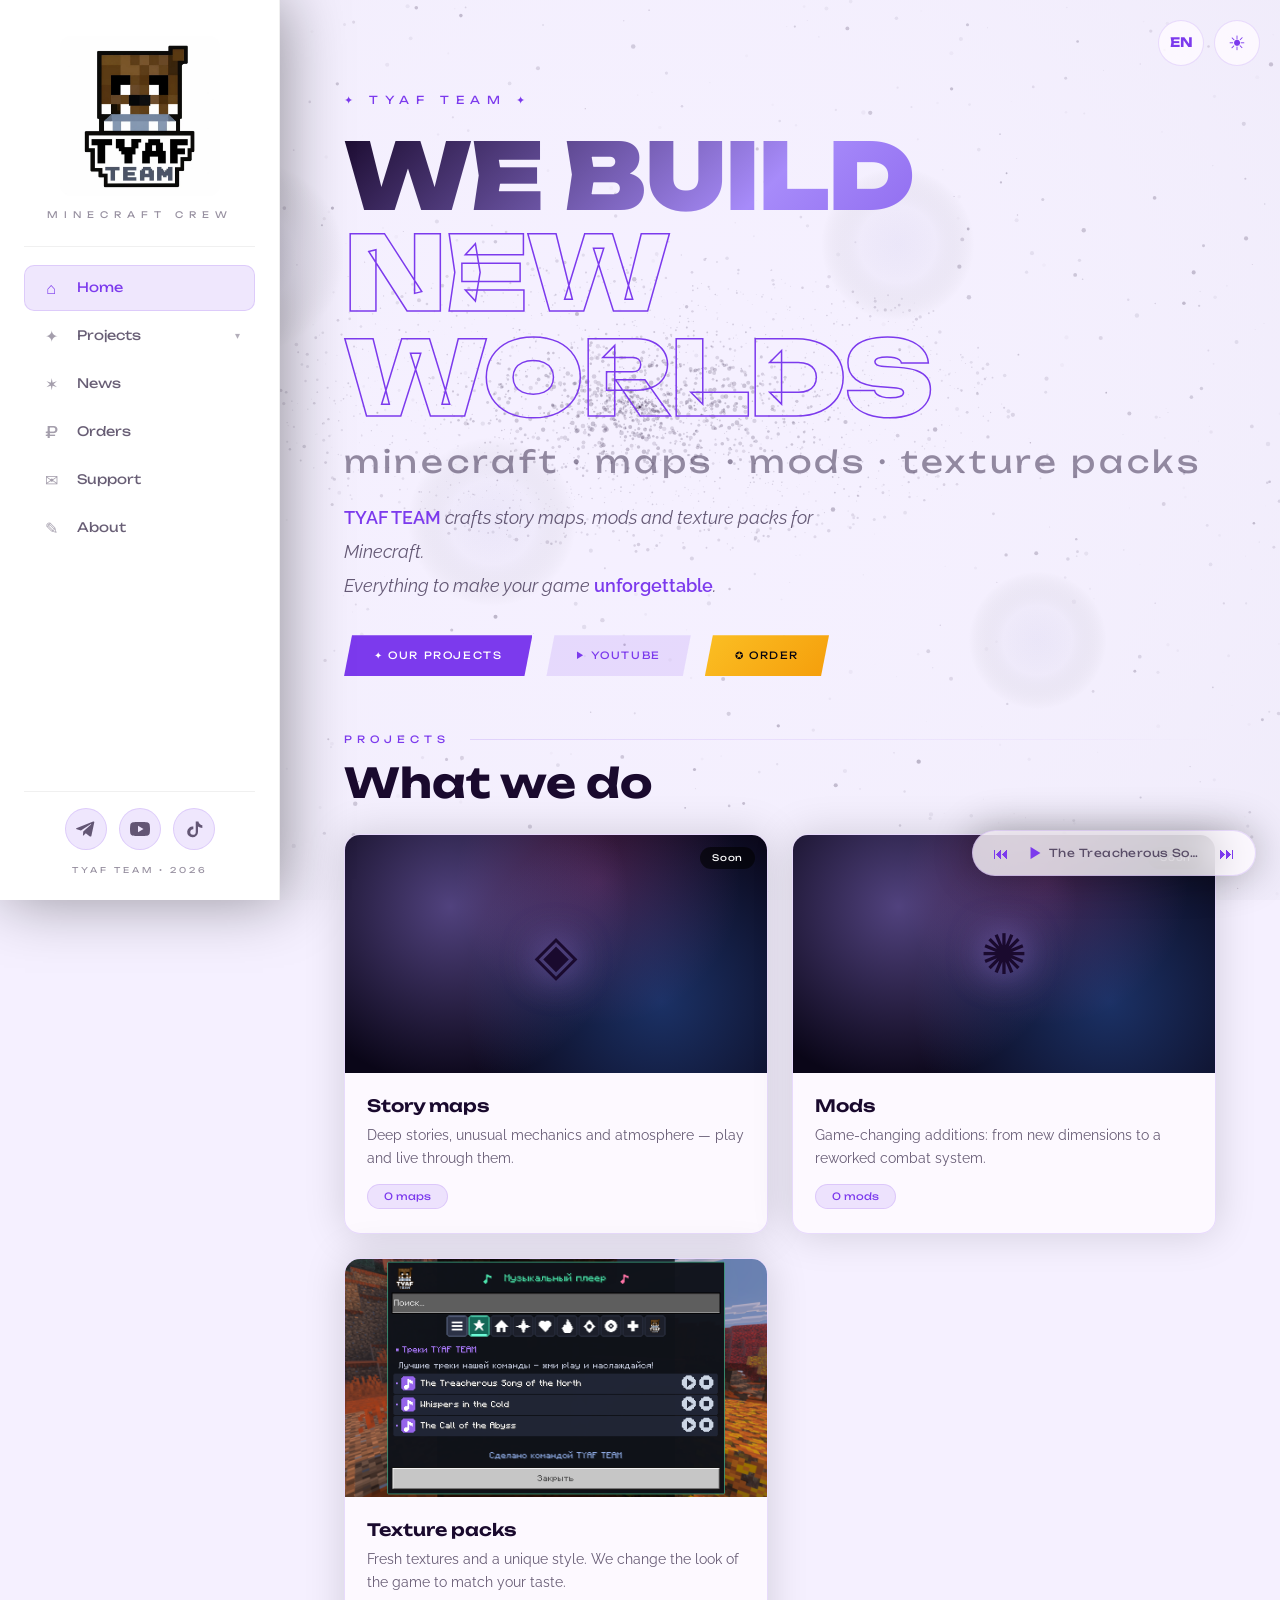
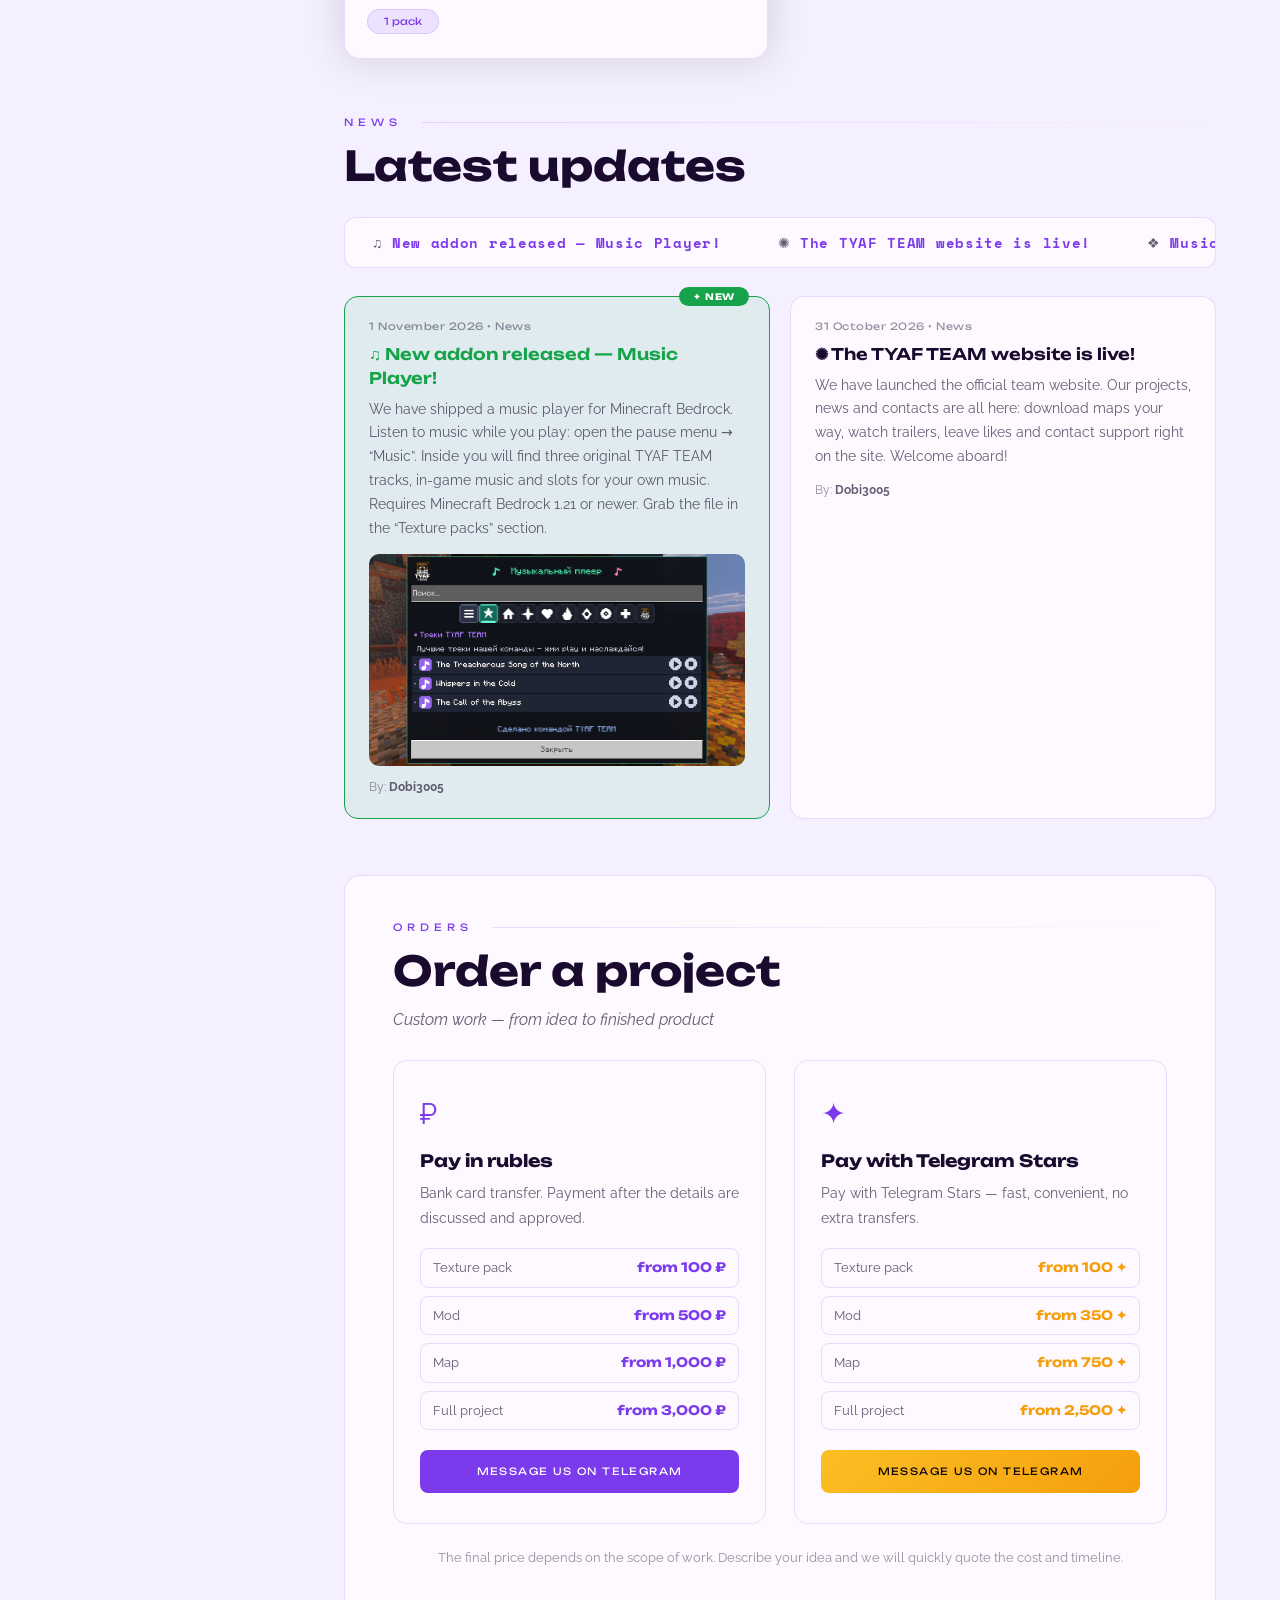
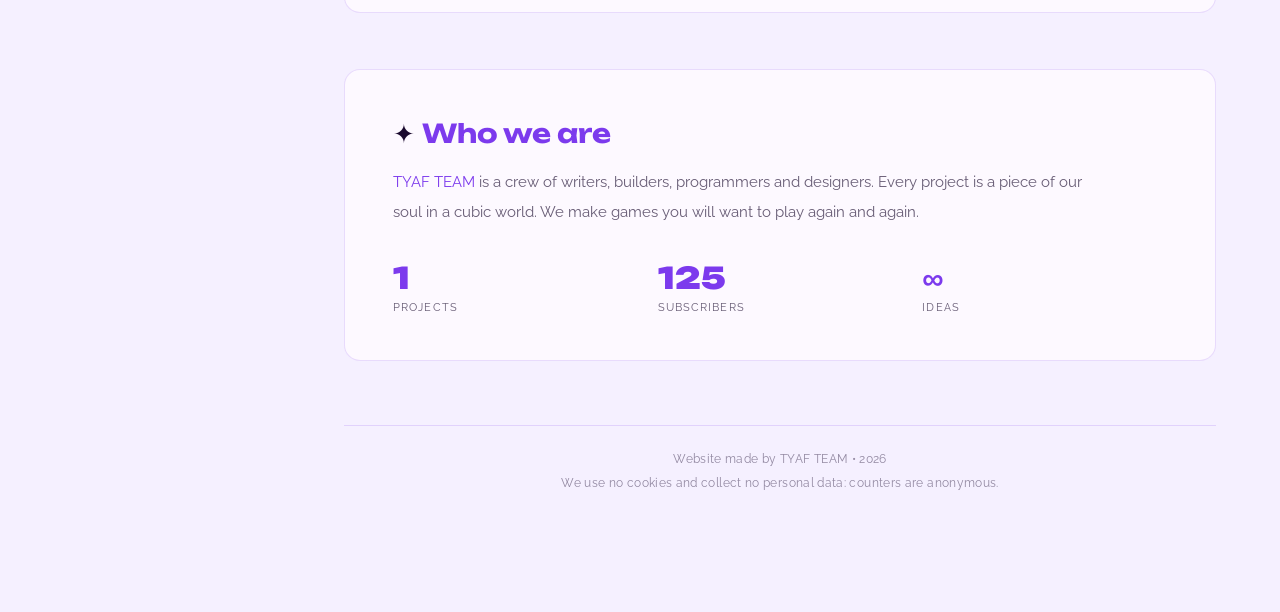
<file: index.html>
<!DOCTYPE html>
<html lang="ru">
<head>
  <meta charset="UTF-8" />
  <meta name="viewport" content="width=device-width, initial-scale=1, viewport-fit=cover" />
  <title>TYAF TEAM — карты, моды и текстур-паки для Minecraft</title>
  <meta name="description" content="TYAF TEAM — команда сценаристов, билдеров и программистов. Сюжетные карты, моды и текстур-паки для Minecraft Bedrock." />
  <meta name="theme-color" content="#04020a" />
  <meta name="color-scheme" content="dark light" />

  <meta property="og:type" content="website" />
  <meta property="og:site_name" content="TYAF TEAM" />
  <meta property="og:title" content="TYAF TEAM — Minecraft Crew" />
  <meta property="og:description" content="Сюжетные карты, моды и текстур-паки для Minecraft. Скачивай и смотри трейлеры." />
  <meta property="og:image" content="img/space.webp" />
  <meta name="twitter:card" content="summary_large_image" />

  <link rel="icon" type="image/png" sizes="96x96" href="favicon-96x96.png" />
  <link rel="shortcut icon" href="favicon.ico" />
  <link rel="apple-touch-icon" sizes="180x180" href="apple-touch-icon.png" />
  <link rel="manifest" href="site.webmanifest" />

  <link rel="preconnect" href="https://fonts.googleapis.com" />
  <link rel="preconnect" href="https://fonts.gstatic.com" crossorigin />
  <link href="https://fonts.googleapis.com/css2?family=Unbounded:wght@300;400;600;700;900&family=Raleway:ital,wght@0,300;0,400;0,600;1,300&family=Space+Mono:wght@400;700&display=swap&subset=cyrillic,latin" rel="stylesheet" />
  <link rel="stylesheet" href="css/style.css" />

  <script>
    /* Тема и язык выставляются до отрисовки — чтобы не было «вспышки» */
    (function () {
      try {
        var th = localStorage.getItem('tyaf-theme');
        if (!th) th = (window.matchMedia && matchMedia('(prefers-color-scheme: light)').matches) ? 'light' : 'dark';
        document.documentElement.className = th;
      } catch (e) { document.documentElement.className = 'dark'; }
    })();
  </script>
</head>
<body data-server="off">
  <script>/* Статический режим (бесплатный хостинг, без VPS). Когда появится сервер — поставь true и убери data-server="off" у <body>. */ window.TYAF_SERVER = false;</script>
  <a href="#main" class="skip-link" data-i18n="a11y.skip">Перейти к содержимому</a>

  <!-- Курсор-звезда (только для мыши) -->
  <div id="cursor-star" aria-hidden="true">
    <svg viewBox="0 0 24 24" fill="none">
      <defs>
        <linearGradient id="starGrad" x1="0%" y1="0%" x2="100%" y2="100%">
          <stop offset="0%" stop-color="#a78bfa" /><stop offset="100%" stop-color="#6c3ce0" />
        </linearGradient>
      </defs>
      <path d="M12 2L14.5 9.5L22 12L14.5 14.5L12 22L9.5 14.5L2 12L9.5 9.5L12 2Z" fill="url(#starGrad)" opacity="0.95" />
      <path d="M12 4L13.8 9.2L19 11L13.8 12.8L12 18L10.2 12.8L5 11L10.2 9.2L12 4Z" fill="#fff" opacity="0.3" />
    </svg>
  </div>
  <div id="cursor-trail" aria-hidden="true"></div>

  <!-- Космический фон -->
  <div id="space-bg" aria-hidden="true"><canvas id="galaxy-canvas"></canvas></div>

  <!-- Верхняя панель -->
  <button class="burger" id="burgerBtn" type="button" aria-label="Открыть меню" data-i18n-attr="aria-label:a11y.menu" aria-expanded="false" aria-controls="sidebar">
    <span></span><span></span><span></span>
  </button>
  <div class="top-controls">
    <button id="lang-toggle" type="button" aria-label="Сменить язык" data-i18n-attr="aria-label:a11y.lang,title:a11y.lang">RU</button>
    <button id="theme-toggle" type="button" aria-label="Сменить тему" data-i18n-attr="aria-label:a11y.theme,title:a11y.theme">☾</button>
  </div>

  <!-- Сайдбар -->
  <div class="sidebar-overlay" id="sidebarOverlay"></div>
  <aside class="sidebar" id="sidebar">
    <div class="logo">
      <img src="img/logo.webp" alt="TYAF TEAM" id="logo-img" width="180" height="180" />
      <div class="logo-sub" data-i18n="logo.sub">Minecraft Crew</div>
    </div>

    <nav class="nav-menu" aria-label="Main">
      <a href="#/" class="nav-link" data-route="home"><span class="icon">⌂</span><span data-i18n="nav.home">Главная</span></a>

      <div class="nav-parent">
        <button type="button" class="nav-link nav-toggle" id="projectsToggle" aria-expanded="false" aria-controls="sub-projects">
          <span class="icon">✦</span><span data-i18n="nav.projects">Проекты</span><span class="chev" aria-hidden="true">▾</span>
        </button>
        <div class="sub-menu" id="sub-projects">
          <a href="#/maps" class="sub-link" data-route="maps"><span class="icon">◈</span><span data-i18n="nav.maps">Карты</span></a>
          <a href="#/mods" class="sub-link" data-route="mods"><span class="icon">✺</span><span data-i18n="nav.mods">Моды</span></a>
          <a href="#/texturepacks" class="sub-link" data-route="texturepacks"><span class="icon">❖</span><span data-i18n="nav.texturepacks">Текстур-паки</span></a>
          <a href="#/other" class="sub-link" data-route="other"><span class="icon">◈</span><span data-i18n="nav.other">Другое</span></a>
        </div>
      </div>

      <a href="#/news" class="nav-link" data-route="news"><span class="icon">✶</span><span data-i18n="nav.news">Новости</span></a>
      <a href="#/orders" class="nav-link" data-route="orders"><span class="icon">₽</span><span data-i18n="nav.orders">Заказы</span></a>
      <a href="#/support" class="nav-link" data-route="support"><span class="icon">✉︎</span><span data-i18n="nav.support">Поддержка</span></a>
      <a href="#/about" class="nav-link" data-route="about"><span class="icon">✎</span><span data-i18n="nav.about">О нас</span></a>
    </nav>

    <div class="sidebar-social">
      <a href="https://t.me/TYAF_TEAM_official" target="_blank" rel="noopener" class="social-link telegram" title="Telegram" aria-label="Telegram">
        <svg viewBox="0 0 24 24"><path d="M21.9 4.1 18.5 20c-.3 1.1-.9 1.4-1.8.9l-5-3.7-2.4 2.3c-.3.3-.5.5-1 .5l.4-5.1 9.3-8.4c.4-.4-.1-.6-.6-.2L5.9 13.8.9 12.2c-1.1-.3-1.1-1 .2-1.5L20.6 3c.9-.3 1.7.2 1.3 1.1Z"/></svg>
      </a>
      <a href="https://youtube.com/@dobi3005_?si=BdrAvyT2Pdr1QqR5" target="_blank" rel="noopener" class="social-link youtube" title="YouTube" aria-label="YouTube">
        <svg viewBox="0 0 24 24"><path d="M23.5 6.2a3 3 0 0 0-2.1-2.1C19.5 3.5 12 3.5 12 3.5s-7.5 0-9.4.6A3 3 0 0 0 .5 6.2 31 31 0 0 0 0 12a31 31 0 0 0 .5 5.8 3 3 0 0 0 2.1 2.1c1.9.6 9.4.6 9.4.6s7.5 0 9.4-.6a3 3 0 0 0 2.1-2.1A31 31 0 0 0 24 12a31 31 0 0 0-.5-5.8ZM9.6 15.8V8.2l6.6 3.8-6.6 3.8Z"/></svg>
      </a>
      <a href="https://www.tiktok.com/@tyaf.team?is_from_webapp=1&sender_device=pc" target="_blank" rel="noopener" class="social-link tiktok" title="TikTok" aria-label="TikTok">
        <svg viewBox="0 0 24 24"><path d="M14.2 3h3.1c.2 1.1.8 2.3 1.7 3.1.9.9 2 1.4 3 1.5v3.2c-1.9 0-3.7-.6-5.2-1.7v6.4a6.5 6.5 0 1 1-5.6-6.4v3.3a3.3 3.3 0 1 0 2.9 3.2V3Z"/></svg>
      </a>
    </div>
    <div class="sidebar-footer">TYAF TEAM &bull; 2026</div>
  </aside>

  <!-- ============ КОНТЕНТ ============ -->
  <main class="main" id="main" tabindex="-1">
    <noscript><p class="noscript" data-i18n="noscript">Для работы сайта нужен включённый JavaScript.</p></noscript>

    <!-- ГЛАВНАЯ -->
    <section class="page" id="page-home" data-page="home">
      <div class="hero">
        <p class="eyebrow">✦ TYAF TEAM ✦</p>
        <h1 class="hero-title">
          <span class="line1" data-i18n="hero.line1">МЫ СОЗДАЁМ</span>
          <span class="line2" data-i18n="hero.line2">НОВЫЕ МИРЫ</span>
          <span class="line3" data-i18n="hero.line3">minecraft · карты · моды · текстур-паки</span>
        </h1>
        <p class="hero-sub" data-i18n-html="hero.sub"></p>
        <div class="hero-btns">
          <a href="#/maps" class="btn btn-primary" data-i18n="hero.projects">✦ Наши проекты</a>
          <a href="https://youtube.com/@dobi3005_?si=BdrAvyT2Pdr1QqR5" target="_blank" rel="noopener" class="btn btn-outline" data-i18n="hero.youtube">▶︎ YouTube</a>
          <a href="#/orders" class="btn btn-gold" data-i18n="hero.order">✪ Заказать</a>
        </div>
      </div>

      <div id="projects" class="block">
        <div class="section-label" data-i18n="sec.projects">Проекты</div>
        <h2 class="section-title" data-i18n="sec.projectsTitle">Что мы делаем</h2>
        <div class="projects-grid" id="categoryGrid"></div>
      </div>

      <div class="block news-section">
        <div class="section-label" data-i18n="sec.news">Новости</div>
        <h2 class="section-title" data-i18n="sec.newsTitle">Последние обновления</h2>
        <div class="marquee-wrap" data-ticker="h"><div class="marquee-content"></div></div>
        <div class="news-grid" id="homeNews"></div>
      </div>

      <div class="block" data-orders></div>

      <div class="block about-block">
        <h2>✦ <span class="highlight" data-i18n="about.who">Кто мы</span></h2>
        <p data-i18n-html="about.home"></p>
        <div class="about-stats" id="homeStats"></div>
      </div>
    </section>

    <!-- КАРТЫ / МОДЫ / ТЕКСТУР-ПАКИ / ДРУГОЕ -->
    <section class="page" id="page-maps" data-page="maps">
      <div class="section-label" data-i18n="nav.maps">Карты</div>
      <h2 class="section-title" data-i18n="maps.title">Наши карты</h2>
      <div class="maps-grid" data-list="map"></div>
    </section>
    <section class="page" id="page-mods" data-page="mods">
      <div class="section-label" data-i18n="nav.mods">Моды</div>
      <h2 class="section-title" data-i18n="mods.title">Наши моды</h2>
      <div class="maps-grid" data-list="mod"></div>
    </section>
    <section class="page" id="page-texturepacks" data-page="texturepacks">
      <div class="section-label" data-i18n="nav.texturepacks">Текстур-паки</div>
      <h2 class="section-title" data-i18n="texturepacks.title">Наши текстур-паки</h2>
      <div class="maps-grid" data-list="texturepack"></div>
    </section>
    <section class="page" id="page-other" data-page="other">
      <div class="section-label" data-i18n="nav.other">Другое</div>
      <h2 class="section-title" data-i18n="other.title">Другие проекты</h2>
      <div class="maps-grid" data-list="other"></div>
    </section>

    <!-- НОВОСТИ -->
    <section class="page" id="page-news" data-page="news">
      <div class="section-label" data-i18n="sec.news">Новости</div>
      <h2 class="section-title" data-i18n="news.title">Лента новостей</h2>
      <div class="marquee-wrap news-htick" data-ticker="h"><div class="marquee-content"></div></div>
      <div class="news-layout">
        <div class="news-feed" id="newsFeed"></div>
        <aside class="vticker" aria-label="Facts">
          <div class="vticker-head"><b data-i18n="ticker.title">Интересные факты</b><span data-i18n="ticker.hint">Нажми на карточку</span></div>
          <div class="vticker-view"><div class="vticker-track" data-ticker="v"></div></div>
        </aside>
      </div>
    </section>

    <!-- ЗАКАЗЫ -->
    <section class="page" id="page-orders" data-page="orders">
      <div data-orders></div>
    </section>

    <!-- ПОДДЕРЖКА -->
    <section class="page" id="page-support" data-page="support">
      <div class="section-label" data-i18n="sec.support">Поддержка</div>
      <h2 class="section-title" data-i18n="sec.supportTitle">Связаться с нами</h2>
      <p class="page-sub srv-only" data-i18n="support.sub"></p>
      <p class="page-sub static-only" data-i18n="support.subStatic"></p>

      <div class="support-layout">
        <div class="support-form static-only support-static">
          <h3 data-i18n="support.staticTitle">Пиши в Telegram</h3>
          <p data-i18n="support.staticText"></p>
          <div class="form-actions">
            <a class="btn btn-primary" href="https://t.me/TYAF_TEAM_official?direct" target="_blank" rel="noopener" data-i18n="support.tgDirect">Написать в Telegram</a>
            <a class="btn btn-outline" href="https://t.me/TYAF_TEAM_official" target="_blank" rel="noopener" data-i18n="support.tgChannel">Наш канал</a>
          </div>
        </div>
        <form class="support-form srv-only" id="supportForm" novalidate>
          <div class="field">
            <label for="sf-name" data-i18n="support.name">Имя или ник</label>
            <input id="sf-name" name="name" type="text" maxlength="60" autocomplete="nickname" required />
          </div>
          <div class="field">
            <label for="sf-contact" data-i18n="support.contact">Как с тобой связаться</label>
            <input id="sf-contact" name="contact" type="text" maxlength="100" autocomplete="off" required data-i18n-attr="placeholder:support.contactPh" />
            <small data-i18n="support.contactHint"></small>
          </div>
          <div class="field">
            <label for="sf-topic" data-i18n="support.topic">Тема</label>
            <select id="sf-topic" name="topic">
              <option value="question" data-i18n="support.topic.question">Вопрос</option>
              <option value="bug" data-i18n="support.topic.bug">Нашёл баг</option>
              <option value="order" data-i18n="support.topic.order">Заказ</option>
              <option value="collab" data-i18n="support.topic.collab">Сотрудничество</option>
              <option value="other" data-i18n="support.topic.other">Другое</option>
            </select>
          </div>
          <div class="field">
            <label for="sf-message" data-i18n="support.message">Сообщение</label>
            <textarea id="sf-message" name="message" rows="6" maxlength="2000" required data-i18n-attr="placeholder:support.messagePh"></textarea>
            <small class="counter"><span id="sf-count">0</span> / 2000</small>
          </div>
          <!-- ловушка для ботов: человек это поле не видит -->
          <div class="hp" aria-hidden="true"><label>Website <input type="text" name="website" tabindex="-1" autocomplete="off" /></label></div>
          <div class="form-status" id="sf-status" role="status" aria-live="polite"></div>
          <div class="form-actions">
            <button type="submit" class="btn btn-primary" id="sf-send" data-i18n="support.send">Отправить</button>
            <a class="btn btn-outline" href="https://t.me/TYAF_TEAM_official?direct" target="_blank" rel="noopener" data-i18n="support.tgDirect">Написать в Telegram</a>
          </div>
        </form>

        <aside class="faq">
          <h3 data-i18n="support.faq">Частые вопросы</h3>
          <details><summary data-i18n="faq.q1"></summary><p data-i18n="faq.a1"></p></details>
          <details><summary data-i18n="faq.q2"></summary><p data-i18n="faq.a2"></p></details>
          <details><summary data-i18n="faq.q3"></summary><p data-i18n="faq.a3"></p></details>
          <details><summary data-i18n="faq.q4"></summary><p data-i18n="faq.a4"></p></details>
          <details><summary data-i18n="faq.q5"></summary><p data-i18n="faq.a5"></p></details>
        </aside>
      </div>
    </section>

    <!-- О НАС -->
    <section class="page" id="page-about" data-page="about">
      <div class="section-label" data-i18n="nav.about">О нас</div>
      <h2 class="section-title" data-i18n="about.who">Кто мы</h2>
      <div class="about-page">
        <p class="about-text" id="aboutFull"></p>
        <div class="about-stats-big" id="aboutStats"></div>
        <div class="center">
          <a href="https://t.me/TYAF_TEAM_official?direct" target="_blank" rel="noopener" class="about-apply-btn" data-i18n="about.apply">✦ Подать заявку в команду</a>
        </div>

        <div class="section-label" data-i18n="about.socials">Наши соцсети</div>
        <div class="about-socials">
          <a href="https://youtube.com/@dobi3005_?si=BdrAvyT2Pdr1QqR5" target="_blank" rel="noopener" class="about-social-link youtube">
            <svg viewBox="0 0 24 24"><path d="M23.5 6.2a3 3 0 0 0-2.1-2.1C19.5 3.5 12 3.5 12 3.5s-7.5 0-9.4.6A3 3 0 0 0 .5 6.2 31 31 0 0 0 0 12a31 31 0 0 0 .5 5.8 3 3 0 0 0 2.1 2.1c1.9.6 9.4.6 9.4.6s7.5 0 9.4-.6a3 3 0 0 0 2.1-2.1A31 31 0 0 0 24 12a31 31 0 0 0-.5-5.8ZM9.6 15.8V8.2l6.6 3.8-6.6 3.8Z"/></svg><span>YouTube</span></a>
          <a href="https://t.me/TYAF_TEAM_official" target="_blank" rel="noopener" class="about-social-link telegram">
            <svg viewBox="0 0 24 24"><path d="M21.9 4.1 18.5 20c-.3 1.1-.9 1.4-1.8.9l-5-3.7-2.4 2.3c-.3.3-.5.5-1 .5l.4-5.1 9.3-8.4c.4-.4-.1-.6-.6-.2L5.9 13.8.9 12.2c-1.1-.3-1.1-1 .2-1.5L20.6 3c.9-.3 1.7.2 1.3 1.1Z"/></svg><span>Telegram</span></a>
          <a href="https://www.tiktok.com/@tyaf.team?is_from_webapp=1&sender_device=pc" target="_blank" rel="noopener" class="about-social-link tiktok">
            <svg viewBox="0 0 24 24"><path d="M14.2 3h3.1c.2 1.1.8 2.3 1.7 3.1.9.9 2 1.4 3 1.5v3.2c-1.9 0-3.7-.6-5.2-1.7v6.4a6.5 6.5 0 1 1-5.6-6.4v3.3a3.3 3.3 0 1 0 2.9 3.2V3Z"/></svg><span>TikTok</span></a>
          <a href="https://open.spotify.com/artist/6cNpI0Js47mpNPGNSetBv0?si=17lJQejLQv6ZjPSE_ICNsQ" target="_blank" rel="noopener" class="about-social-link spotify">
            <svg viewBox="0 0 24 24"><path d="M12 2C6.5 2 2 6.5 2 12s4.5 10 10 10 10-4.5 10-10S17.5 2 12 2Zm4.6 14.6c-.2.3-.6.4-.9.2-2.4-1.5-5.4-1.8-9-.9-.4.1-.7-.1-.8-.5-.1-.4.1-.7.5-.8 3.9-.9 7.3-.6 10 1.1.3.2.4.6.2.9Zm1.2-2.7c-.2.3-.6.4-1 .2-2.7-1.7-6.8-2.2-10-1.2-.4.1-.8-.1-.9-.5-.1-.4.1-.8.5-.9 3.7-1.1 8.2-.5 11.2 1.3.3.2.4.7.2 1.1Zm.1-2.8c-.2.4-.7.5-1.1.3-3.2-1.9-8.7-2.5-12.5-1.4-.4.1-.9-.1-1-.5-.1-.4.1-.9.5-1 4.3-1.3 10.2-.6 13.8 1.5.4.2.5.7.3 1.1Z"/></svg><span>Spotify</span></a>
          <a href="https://music.apple.com/us/artist/tyaf-team/6775303725?l=ru" target="_blank" rel="noopener" class="about-social-link apple">
            <svg viewBox="0 0 24 24"><path d="M17.1 12.7c0-2.5 2.1-3.7 2.2-3.8-1.2-1.7-3.1-1.9-3.8-1.9-1.6-.2-3.1 1-3.9 1-.8 0-2-1-3.3-1-1.7 0-3.3 1-4.2 2.5-1.8 3-.5 7.5 1.3 10 .9 1.2 1.9 2.5 3.3 2.4 1.3-.1 1.8-.8 3.4-.8 1.6 0 2.1.8 3.4.8 1.4 0 2.3-1.2 3.2-2.5 1-1.4 1.4-2.8 1.4-2.9-.1 0-3-.9-3-3.8ZM14.5 5.3c.7-.9 1.2-2.1 1.1-3.3-1.1 0-2.4.7-3.1 1.5-.7.8-1.2 2-1.1 3.1 1.2.1 2.4-.5 3.1-1.3Z"/></svg><span>Apple Music</span></a>
          <a href="https://music.yandex.ru/artist/26031015?utm_source=web&utm_medium=copy_link" target="_blank" rel="noopener" class="about-social-link yandex">
            <svg viewBox="0 0 24 24"><path d="M9 3v11.6A3.5 3.5 0 1 0 11 18V8h6V3H9Z"/></svg><span data-i18n="social.yandex">Яндекс Музыка</span></a>
          <a href="https://zvuk.com/artist/214304649" target="_blank" rel="noopener" class="about-social-link zvuk">
            <svg viewBox="0 0 24 24"><path d="M3 10h2v4H3v-4Zm4-3h2v10H7V7Zm4-4h2v18h-2V3Zm4 4h2v10h-2V7Zm4 3h2v4h-2v-4Z"/></svg><span>Zvuk</span></a>
          <a href="https://vk.ru/club239416515" target="_blank" rel="noopener" class="about-social-link vk">
            <svg viewBox="0 0 24 24"><path d="M15.684 0H8.316C1.592 0 0 1.592 0 8.316v7.368C0 22.408 1.592 24 8.316 24h7.368C22.408 24 24 22.408 24 15.684V8.316C24 1.592 22.408 0 15.684 0Zm3.692 17.123h-1.744c-.66 0-.864-.525-2.05-1.727-1.033-1-1.49-1.135-1.744-1.135-.356 0-.458.102-.458.593v1.575c0 .424-.135.678-1.253.678-1.846 0-3.896-1.118-5.335-3.202C4.624 10.857 4.03 8.57 4.03 8.096c0-.254.102-.491.593-.491h1.744c.44 0 .61.203.78.677.863 2.49 2.303 4.675 2.896 4.675.22 0 .322-.102.322-.66V9.721c-.068-1.186-.695-1.287-.695-1.71 0-.204.17-.407.44-.407h2.744c.373 0 .508.203.508.643v3.473c0 .372.17.508.271.508.22 0 .407-.136.813-.542 1.254-1.406 2.151-3.574 2.151-3.574.119-.254.322-.491.763-.491h1.744c.525 0 .644.27.525.643-.22 1.017-2.354 4.031-2.354 4.031-.186.305-.254.44 0 .78.186.254.796.779 1.202 1.253.745.847 1.32 1.558 1.473 2.05.17.49-.085.744-.576.744Z"/></svg><span data-i18n="social.vkGroup">VK (группа)</span></a>
          <a href="https://vk.ru/artist/tyafteam" target="_blank" rel="noopener" class="about-social-link vk">
            <svg viewBox="0 0 24 24"><path d="M15.684 0H8.316C1.592 0 0 1.592 0 8.316v7.368C0 22.408 1.592 24 8.316 24h7.368C22.408 24 24 22.408 24 15.684V8.316C24 1.592 22.408 0 15.684 0Zm3.692 17.123h-1.744c-.66 0-.864-.525-2.05-1.727-1.033-1-1.49-1.135-1.744-1.135-.356 0-.458.102-.458.593v1.575c0 .424-.135.678-1.253.678-1.846 0-3.896-1.118-5.335-3.202C4.624 10.857 4.03 8.57 4.03 8.096c0-.254.102-.491.593-.491h1.744c.44 0 .61.203.78.677.863 2.49 2.303 4.675 2.896 4.675.22 0 .322-.102.322-.66V9.721c-.068-1.186-.695-1.287-.695-1.71 0-.204.17-.407.44-.407h2.744c.373 0 .508.203.508.643v3.473c0 .372.17.508.271.508.22 0 .407-.136.813-.542 1.254-1.406 2.151-3.574 2.151-3.574.119-.254.322-.491.763-.491h1.744c.525 0 .644.27.525.643-.22 1.017-2.354 4.031-2.354 4.031-.186.305-.254.44 0 .78.186.254.796.779 1.202 1.253.745.847 1.32 1.558 1.473 2.05.17.49-.085.744-.576.744Z"/></svg><span data-i18n="social.vkArtist">VK (артист)</span></a>
        </div>

        <div class="credits">
          <div class="section-label" data-i18n="about.credits">Авторство</div>
          <p id="creditsText"></p>
        </div>
      </div>
    </section>

    <footer class="site-footer">
      <div id="footerMade"></div>
      <div class="muted" data-i18n="footer.privacy"></div>
    </footer>
  </main>

  <!-- Музыкальный плеер -->
  <div id="music-player" role="group" aria-label="Music">
    <button type="button" id="prev-track" aria-label="Предыдущий трек" data-i18n-attr="aria-label:a11y.prevTrack">⏮︎</button>
    <button type="button" id="play-toggle" aria-label="Играть / пауза" data-i18n-attr="aria-label:a11y.play">
      <span id="play-icon">▶</span>
      <span id="music-title" class="music-title"></span>
    </button>
    <button type="button" id="next-track" aria-label="Следующий трек" data-i18n-attr="aria-label:a11y.nextTrack">⏭︎</button>
    <span class="playing-indicator" id="playing-indicator" hidden></span>
  </div>
  <audio id="bg-audio" preload="none"></audio>

  <button type="button" class="to-top" id="toTop" aria-label="Наверх" data-i18n-attr="aria-label:a11y.toTop" hidden>↑</button>

  <!-- Модальное окно проекта -->
  <div class="modal-overlay" id="projectModal" role="dialog" aria-modal="true" aria-labelledby="pmTitle" hidden>
    <div class="modal-box modal-project">
      <button type="button" class="modal-close" data-close aria-label="Закрыть" data-i18n-attr="aria-label:a11y.close">✕</button>

      <div class="media">
        <div class="media-tabs" id="pmTabs" hidden>
          <button type="button" data-tab="gallery" class="active" data-i18n="modal.gallery">Скриншоты</button>
          <button type="button" data-tab="video" data-i18n="modal.video">Видео</button>
        </div>
        <div class="media-pane" id="pmGallery">
          <div class="gallery">
            <div class="gallery-track" id="pmTrack"></div>
            <button type="button" class="gallery-btn prev" id="pmPrev" aria-label="Назад" data-i18n-attr="aria-label:a11y.prev">‹</button>
            <button type="button" class="gallery-btn next" id="pmNext" aria-label="Вперёд" data-i18n-attr="aria-label:a11y.next">›</button>
            <div class="gallery-dots" id="pmDots"></div>
          </div>
        </div>
        <div class="media-pane" id="pmVideo" hidden></div>
      </div>

      <div class="modal-info">
        <div class="modal-head">
          <h2 id="pmTitle"></h2>
          <span class="modal-author"><span data-i18n="by">Автор</span>: <strong id="pmAuthor"></strong></span>
        </div>
        <p id="pmDesc" class="modal-desc"></p>
        <div class="modal-fact" id="pmFact"></div>

        <div class="stat-row" id="pmStats"></div>

        <div class="download-box">
          <div class="download-title" data-i18n="modal.download">Скачать</div>
          <div class="download-btns">
            <a class="btn btn-tg" id="pmTg" href="#" target="_blank" rel="noopener"><span data-i18n="modal.viaTg">Скачать через Telegram</span></a>
            <a class="btn btn-primary" id="pmFile" href="#" download><span data-i18n="modal.viaFile">Скачать файл</span> <small id="pmSize"></small></a>
          </div>
          <details class="install">
            <summary data-i18n="modal.install">Как установить</summary>
            <div data-i18n-html="modal.installBody"></div>
          </details>
        </div>
        <div class="modal-actions">
          <button type="button" class="btn btn-outline" id="pmShare" data-i18n="modal.share">Поделиться</button>
        </div>
      </div>
    </div>
  </div>

  <!-- Модальное окно факта / новости -->
  <div class="modal-overlay" id="factModal" role="dialog" aria-modal="true" aria-labelledby="factTitle" hidden>
    <div class="modal-box modal-fact-box">
      <button type="button" class="modal-close" data-close aria-label="Закрыть" data-i18n-attr="aria-label:a11y.close">✕</button>
      <div class="fact-icon" id="factIcon">✦</div>
      <h2 id="factTitle"></h2>
      <p id="factText"></p>
    </div>
  </div>

  <div class="toast-wrap" id="toasts" aria-live="polite"></div>

  <script src="js/projects.js"></script>
  <script src="js/i18n.js"></script>
  <script src="js/app.js"></script>
</body>
</html>
</file>
<file: css/style.css>
/* ============================================================
   TYAF TEAM — стили
   ============================================================ */
*, *::before, *::after { margin: 0; padding: 0; box-sizing: border-box; }
[hidden] { display: none !important; }
html { -webkit-text-size-adjust: 100%; scroll-behavior: smooth; }
img, video { max-width: 100%; display: block; }
button { font: inherit; color: inherit; }

html.dark {
  --bg: #04020a; --text: #f0eaff; --text-dim: rgba(240,234,255,.62); --text-dimmer: rgba(240,234,255,.4);
  --text-bright: #fff; --primary: #a78bfa; --primary-dim: rgba(167,139,250,.15); --border: rgba(167,139,250,.14);
  --card-bg: rgba(10,6,24,.78); --shadow: rgba(0,0,0,.6); --sidebar-bg: rgba(4,2,10,.96);
  --sidebar-border: rgba(167,139,250,.1); --modal-bg: rgba(4,2,10,.88); --featured: #fbbf24;
  --featured-bg: rgba(251,191,36,.1); --social-bg: rgba(255,255,255,.03); --input-bg: rgba(255,255,255,.04);
  color-scheme: dark;
}
html.light {
  --bg: #f5f0ff; --text: #1a0a2e; --text-dim: rgba(26,10,46,.66); --text-dimmer: rgba(26,10,46,.45);
  --text-bright: #1a0a2e; --primary: #7c3aed; --primary-dim: rgba(124,58,237,.12); --border: rgba(124,58,237,.16);
  --card-bg: rgba(255,252,255,.78); --shadow: rgba(120,60,200,.12); --sidebar-bg: #fff;
  --sidebar-border: rgba(0,0,0,.06); --modal-bg: rgba(245,240,255,.9); --featured: #16a34a;
  --featured-bg: rgba(34,197,94,.1); --social-bg: rgba(0,0,0,.03); --input-bg: rgba(0,0,0,.03);
  color-scheme: light;
}

body {
  font-family: 'Raleway', system-ui, -apple-system, 'Segoe UI', Roboto, sans-serif;
  background: var(--bg); color: var(--text);
  transition: background .5s, color .5s;
  overflow-x: hidden; line-height: 1.5;
  min-height: 100vh; min-height: 100dvh;
}
/* Своя «звезда» вместо курсора — только там, где есть мышь */
@media (hover: hover) and (pointer: fine) { body.has-cursor, body.has-cursor * { cursor: none !important; } }
:focus-visible { outline: 2px solid var(--primary); outline-offset: 3px; border-radius: 6px; }
.skip-link { position: fixed; left: 12px; top: -60px; z-index: 20000; background: var(--primary); color: #fff; padding: 10px 16px; border-radius: 8px; text-decoration: none; transition: top .2s; }
.skip-link:focus { top: 12px; }
.noscript { padding: 20px; border: 1px solid var(--border); border-radius: 12px; }
.center { text-align: center; }
.muted { color: var(--text-dimmer); }

/* ---------- Курсор ---------- */
#cursor-star, #cursor-trail { position: fixed; left: -100px; top: -100px; pointer-events: none; transform: translate(-50%,-50%); display: none; }
body.has-cursor #cursor-star, body.has-cursor #cursor-trail { display: block; }
#cursor-star { z-index: 99999; width: 30px; height: 30px; opacity: .95; }
#cursor-star svg { width: 100%; height: 100%; filter: drop-shadow(0 0 12px rgba(167,139,250,.6)); animation: starRotate 4s linear infinite; }
#cursor-trail { z-index: 99998; width: 50px; height: 50px; border-radius: 50%; background: rgba(167,139,250,.05); border: 1px solid rgba(167,139,250,.12); }
@keyframes starRotate { 0% { transform: rotate(0) scale(1); } 50% { transform: rotate(180deg) scale(1.1); } 100% { transform: rotate(360deg) scale(1); } }

/* ---------- Фон ---------- */
#space-bg { position: fixed; inset: 0; z-index: 0; pointer-events: none; overflow: hidden; background: var(--bg); }
#galaxy-canvas { width: 100%; height: 100%; display: block; }

/* ---------- Верхние кнопки ---------- */
.top-controls { position: fixed; top: calc(20px + env(safe-area-inset-top)); right: calc(20px + env(safe-area-inset-right)); z-index: 5000; display: flex; gap: 10px; }
#theme-toggle, #lang-toggle {
  background: var(--card-bg); backdrop-filter: blur(16px); -webkit-backdrop-filter: blur(16px);
  border: 1px solid var(--border); border-radius: 50%; width: 46px; height: 46px; cursor: pointer;
  display: flex; align-items: center; justify-content: center; color: var(--primary);
  transition: transform .3s, border-color .3s; font-size: 20px;
}
#lang-toggle { font-family: 'Unbounded', sans-serif; font-size: 13px; font-weight: 700; }
#theme-toggle:hover, #lang-toggle:hover { transform: scale(1.1); border-color: var(--primary); }

/* ---------- Бургер ---------- */
.burger {
  position: fixed; top: calc(20px + env(safe-area-inset-top)); left: calc(20px + env(safe-area-inset-left)); z-index: 5000;
  display: none; flex-direction: column; justify-content: center; gap: 5px; width: 46px; height: 46px; padding: 0 12px;
  background: var(--card-bg); backdrop-filter: blur(16px); -webkit-backdrop-filter: blur(16px);
  border: 1px solid var(--border); border-radius: 12px; cursor: pointer;
}
.burger span { display: block; width: 100%; height: 2px; background: var(--primary); border-radius: 2px; transition: transform .3s, opacity .3s; }
.burger.open span:nth-child(1) { transform: translateY(7px) rotate(45deg); }
.burger.open span:nth-child(2) { opacity: 0; }
.burger.open span:nth-child(3) { transform: translateY(-7px) rotate(-45deg); }

/* ---------- Сайдбар ---------- */
.sidebar {
  position: fixed; left: 0; top: 0; width: 280px; height: 100vh; height: 100dvh; z-index: 4000;
  background: var(--sidebar-bg); backdrop-filter: blur(24px); -webkit-backdrop-filter: blur(24px);
  border-right: 1px solid var(--sidebar-border); padding: 36px 24px calc(24px + env(safe-area-inset-bottom));
  display: flex; flex-direction: column; overflow-y: auto; overscroll-behavior: contain;
  transition: transform .4s cubic-bezier(.4,0,.2,1);
  box-shadow: 4px 0 60px rgba(0,0,0,.4);
}
.logo { text-align: center; padding-bottom: 24px; border-bottom: 1px solid var(--sidebar-border); margin-bottom: 18px; flex-shrink: 0; }
.logo img { width: 100%; max-width: 160px; height: auto; margin: 0 auto; border-radius: 12px; }
.logo-sub { font-family: 'Unbounded', sans-serif; font-size: 9px; letter-spacing: 6px; margin-top: 12px; color: var(--text-dimmer); text-transform: uppercase; }
.nav-menu { display: flex; flex-direction: column; gap: 2px; flex: 1; margin-bottom: 10px; }
.nav-link, .sub-link {
  display: flex; align-items: center; gap: 14px; padding: 10px 14px; border-radius: 10px; color: var(--text-dim);
  text-decoration: none; font-family: 'Unbounded', sans-serif; font-size: 13px; border: 1px solid transparent;
  background: none; width: 100%; text-align: left; cursor: pointer; transition: background .25s, color .25s, border-color .25s;
}
.nav-link .icon, .sub-link .icon { width: 24px; text-align: center; flex-shrink: 0; opacity: .6; font-size: 16px; }
.nav-link:hover, .sub-link:hover { background: var(--primary-dim); color: var(--text-bright); border-color: var(--border); }
.nav-link.active, .sub-link.active { background: var(--primary-dim); color: var(--primary); border-color: var(--border); }
.nav-link.active .icon { opacity: 1; }
.nav-toggle .chev { margin-left: auto; font-size: 10px; opacity: .5; transition: transform .3s; }
.nav-toggle[aria-expanded="true"] .chev { transform: rotate(180deg); }
.sub-menu { display: none; flex-direction: column; gap: 2px; padding-left: 30px; margin-top: 2px; }
.sub-menu.open { display: flex; }
.sub-link { font-size: 12px; padding: 8px 12px; font-weight: 300; }
.sidebar-social { display: flex; gap: 12px; justify-content: center; padding-top: 16px; border-top: 1px solid var(--sidebar-border); flex-shrink: 0; }
.social-link { display: flex; align-items: center; justify-content: center; width: 42px; height: 42px; border-radius: 50%; background: var(--primary-dim); border: 1px solid var(--border); color: var(--text-dim); transition: all .3s; }
.social-link svg { width: 20px; height: 20px; fill: currentColor; }
.social-link:hover { transform: translateY(-3px); color: #fff; }
.social-link.telegram:hover { background: #0088cc; border-color: #0088cc; }
.social-link.youtube:hover { background: #f00; border-color: #f00; }
.social-link.tiktok:hover { background: #000; border-color: #00f2ea; color: #00f2ea; }
.sidebar-footer { padding-top: 14px; font-family: 'Unbounded', sans-serif; font-size: 8px; color: var(--text-dimmer); text-align: center; letter-spacing: 3px; text-transform: uppercase; flex-shrink: 0; }
.sidebar-overlay { display: none; position: fixed; inset: 0; z-index: 3900; background: rgba(0,0,0,.6); backdrop-filter: blur(4px); -webkit-backdrop-filter: blur(4px); }

/* ---------- Контент ---------- */
.main { margin-left: 280px; padding: 56px 64px 120px; position: relative; z-index: 10; min-height: 100vh; min-height: 100dvh; max-width: 1500px; }
.main:focus { outline: none; }
.page { display: none; }
.page.active { display: block; animation: fadePage .45s ease; }
@keyframes fadePage { from { opacity: 0; transform: translateY(16px); } to { opacity: 1; transform: none; } }
.block { margin-bottom: 56px; }
.page-sub { color: var(--text-dim); font-style: italic; max-width: 640px; margin: -14px 0 28px; line-height: 1.7; }

/* ---------- Hero ---------- */
.hero { padding: 36px 0 56px; }
.eyebrow { font-family: 'Unbounded', sans-serif; font-size: 11px; letter-spacing: .6em; text-transform: uppercase; color: var(--primary); margin-bottom: 20px; animation: fadeUp .8s .1s both; }
.hero-title { font-family: 'Unbounded', sans-serif; font-size: clamp(34px, 7.2vw, 92px); font-weight: 900; line-height: 1.02; letter-spacing: -.02em; margin-bottom: 24px; animation: fadeUp .8s .25s both; overflow-wrap: anywhere; }
.hero-title .line1 { display: block; background: linear-gradient(135deg, var(--text-bright) 0%, #a78bfa 50%, #6c3ce0 100%); -webkit-background-clip: text; background-clip: text; -webkit-text-fill-color: transparent; color: transparent; }
.hero-title .line2 { display: block; -webkit-text-stroke: 1.5px var(--primary); -webkit-text-fill-color: transparent; color: transparent; font-size: 112%; margin-top: -.02em; }
.hero-title .line3 { display: block; font-size: clamp(11px, 2.4vw, 36px); font-weight: 400; letter-spacing: .12em; color: var(--text-dimmer); -webkit-text-fill-color: var(--text-dimmer); margin-top: .5em; text-transform: none; }
.hero-sub { font-size: clamp(14px, 1.4vw, 18px); color: var(--text-dim); font-style: italic; max-width: 540px; line-height: 1.9; margin-bottom: 32px; animation: fadeUp .8s .4s both; }
.hero-sub .accent { color: var(--primary); font-style: normal; font-weight: 600; }
.hero-btns { display: flex; gap: 14px; flex-wrap: wrap; animation: fadeUp .8s .55s both; }
@keyframes fadeUp { from { opacity: 0; transform: translateY(26px); } to { opacity: 1; transform: none; } }

.btn {
  font-family: 'Unbounded', sans-serif; font-size: 10px; letter-spacing: .16em; text-transform: uppercase;
  padding: 14px 30px; text-decoration: none; display: inline-flex; align-items: center; justify-content: center; gap: 8px; text-align: center;
  clip-path: polygon(8px 0, 100% 0, calc(100% - 8px) 100%, 0 100%); border: none; cursor: pointer; transition: transform .25s, box-shadow .25s, background .25s;
  line-height: 1.3;
}
.btn small { font-size: 9px; opacity: .8; letter-spacing: .05em; text-transform: none; }
.btn-primary { background: var(--primary); color: #fff; }
.btn-primary:hover { transform: translateY(-3px); box-shadow: 0 15px 40px var(--primary-dim); }
.btn-outline { background: var(--primary-dim); color: var(--primary); }
.btn-outline:hover { transform: translateY(-3px); background: var(--border); }
.btn-gold { background: linear-gradient(135deg, #fbbf24, #f59e0b); color: #07040f; }
.btn-gold:hover { transform: translateY(-3px); box-shadow: 0 15px 40px rgba(251,191,36,.3); }
.btn-tg { background: #0088cc; color: #fff; }
.btn-tg:hover { transform: translateY(-3px); box-shadow: 0 15px 40px rgba(0,136,204,.35); }
.btn[disabled] { opacity: .55; pointer-events: none; }

/* ---------- Секции ---------- */
.section-label { font-family: 'Unbounded', sans-serif; font-size: 10px; letter-spacing: .5em; text-transform: uppercase; color: var(--primary); margin-bottom: 12px; display: flex; align-items: center; gap: 20px; }
.section-label::after { content: ''; flex: 1; height: 1px; background: linear-gradient(to right, var(--border), transparent); }
.section-title { font-family: 'Unbounded', sans-serif; font-size: clamp(24px, 3.2vw, 44px); font-weight: 700; line-height: 1.15; margin-bottom: 28px; overflow-wrap: anywhere; }

/* ---------- Карточки категорий ---------- */
.projects-grid, .maps-grid { display: grid; grid-template-columns: repeat(auto-fill, minmax(min(100%, 300px), 1fr)); gap: 24px; }
.project-card, .map-card {
  background: var(--card-bg); backdrop-filter: blur(12px); -webkit-backdrop-filter: blur(12px); border-radius: 16px; border: 1px solid var(--border);
  overflow: hidden; cursor: pointer; display: flex; flex-direction: column; text-decoration: none; color: inherit;
  transition: border-color .3s, transform .3s, box-shadow .3s; box-shadow: 0 0 40px rgba(0,0,0,.15);
}
.project-card:hover, .map-card:hover { border-color: var(--primary); transform: translateY(-6px); box-shadow: 0 20px 60px var(--shadow); }
.card-img { width: 100%; aspect-ratio: 16/9; overflow: hidden; background: var(--primary-dim); position: relative; }
.card-img img { width: 100%; height: 100%; object-fit: cover; transition: transform .4s; }
.project-card:hover .card-img img, .map-card:hover .card-img img { transform: scale(1.05); }
.card-img.cosmic { display: flex; align-items: center; justify-content: center; font-size: 56px;
  background: radial-gradient(circle at 25% 30%, rgba(167,139,250,.45), transparent 50%), radial-gradient(circle at 75% 70%, rgba(59,130,246,.35), transparent 55%), radial-gradient(circle at 60% 20%, rgba(236,72,153,.25), transparent 45%), #0a0618; }
.card-img.cosmic span { filter: drop-shadow(0 0 18px rgba(167,139,250,.7)); }
.card-img .soon { position: absolute; top: 12px; right: 12px; background: rgba(0,0,0,.6); color: #fff; font-family: 'Unbounded', sans-serif; font-size: 9px; padding: 4px 12px; border-radius: 20px; letter-spacing: .08em; }
.card-body { padding: 20px 22px 24px; display: flex; flex-direction: column; flex: 1; }
.card-body h3 { font-family: 'Unbounded', sans-serif; font-size: 17px; font-weight: 600; margin-bottom: 6px; overflow-wrap: anywhere; }
.card-body p { color: var(--text-dim); font-size: 14px; line-height: 1.65; margin-bottom: 14px; }
.project-tag { align-self: flex-start; margin-top: auto; padding: 4px 16px; border-radius: 20px; font-size: 10px; font-family: 'Unbounded', sans-serif; background: var(--primary-dim); color: var(--primary); border: 1px solid var(--border); }

.map-stats { margin-top: auto; display: flex; flex-wrap: wrap; gap: 8px 14px; font-size: 13px; color: var(--text-dim); align-items: center; justify-content: space-between; }
.stats-left { display: flex; gap: 14px; align-items: center; }
.stat { display: inline-flex; align-items: center; gap: 5px; white-space: nowrap; }
.like-btn { background: none; border: 1px solid transparent; border-radius: 20px; padding: 3px 8px; margin: -3px -8px; cursor: pointer; display: inline-flex; align-items: center; gap: 5px; color: var(--text-dim); transition: color .25s, transform .2s, background .25s; }
.like-btn:hover { color: #f472b6; background: rgba(244,114,182,.1); }
.like-btn.liked { color: #f472b6; }
.like-btn.pop { animation: pop .35s; }
@keyframes pop { 50% { transform: scale(1.3); } }
.stats-right { font-size: 11px; color: var(--text-dimmer); }
.stats-right b { color: var(--text-dim); font-weight: 600; }

/* ---------- Новости ---------- */
.news-grid { display: grid; grid-template-columns: repeat(auto-fill, minmax(min(100%, 300px), 1fr)); gap: 20px; }
.news-card { background: var(--card-bg); backdrop-filter: blur(12px); -webkit-backdrop-filter: blur(12px); border-radius: 14px; padding: 22px 24px; border: 1px solid var(--border); position: relative; transition: border-color .3s, transform .3s; }
.news-card.clickable { cursor: pointer; }
.news-card:hover { border-color: var(--primary); transform: translateY(-4px); }
.news-date { font-size: 10px; color: var(--text-dimmer); font-family: 'Unbounded', sans-serif; letter-spacing: .05em; margin-bottom: 8px; }
.news-card h4 { font-family: 'Unbounded', sans-serif; font-size: 16px; font-weight: 600; margin-bottom: 8px; overflow-wrap: anywhere; }
.news-card p { font-size: 14px; color: var(--text-dim); line-height: 1.7; }
.news-img { width: 100%; aspect-ratio: 16/9; overflow: hidden; border-radius: 10px; margin-top: 14px; background: var(--primary-dim); }
.news-img img { width: 100%; height: 100%; object-fit: cover; }
.news-author { margin-top: 12px; font-size: 12px; color: var(--text-dimmer); }
.news-author b { color: var(--text-dim); }
.news-feed { display: flex; flex-direction: column; gap: 22px; max-width: 860px; }
.news-card.featured { border-color: var(--featured); background: var(--featured-bg); }
.news-card.featured h4 { color: var(--featured); }
.badge-new { position: absolute; top: -10px; right: 20px; background: var(--featured); color: #07040f; font-family: 'Unbounded', sans-serif; font-size: 9px; font-weight: 700; padding: 3px 14px; border-radius: 20px; letter-spacing: .08em; }
html.light .badge-new { color: #fff; }

.marquee-wrap { width: 100%; overflow: hidden; background: var(--card-bg); backdrop-filter: blur(12px); border: 1px solid var(--border); border-radius: 12px; padding: 14px 0; margin: 0 0 28px; }
.marquee-content { display: flex; width: max-content; animation: marquee 40s linear infinite; }
.marquee-item { font-family: 'Space Mono', monospace; font-size: 14px; color: var(--text-dim); white-space: nowrap; padding: 0 28px; letter-spacing: .05em; }
.marquee-item b { color: var(--primary); }
@keyframes marquee { to { transform: translateX(-50%); } }

/* ---------- Заказы ---------- */
.orders-section { padding: 44px 48px; background: var(--card-bg); backdrop-filter: blur(12px); -webkit-backdrop-filter: blur(12px); border-radius: 16px; border: 1px solid var(--border); }
.orders-sub { color: var(--text-dim); font-style: italic; margin: -14px 0 8px; }
.orders-grid { display: grid; grid-template-columns: repeat(auto-fit, minmax(min(100%, 300px), 1fr)); gap: 28px; margin-top: 28px; }
.order-card { padding: 30px 26px; border: 1px solid var(--border); border-radius: 14px; transition: border-color .3s, transform .3s; position: relative; overflow: hidden; }
.order-card::before { content: ''; position: absolute; inset: 0 0 auto 0; height: 2px; background: var(--primary); transform: scaleX(0); transition: transform .4s; }
.order-card:hover::before { transform: scaleX(1); }
.order-card:hover { border-color: var(--primary); transform: translateY(-4px); }
.order-icon { font-size: 30px; margin-bottom: 12px; display: block; color: var(--primary); }
.order-title { font-family: 'Unbounded', sans-serif; font-size: 17px; font-weight: 700; margin-bottom: 8px; }
.order-desc { font-size: 14px; color: var(--text-dim); line-height: 1.75; margin-bottom: 18px; }
.price-list { display: flex; flex-direction: column; gap: 8px; margin-bottom: 20px; }
.price-item { display: flex; justify-content: space-between; gap: 12px; padding: 9px 12px; border: 1px solid var(--border); border-radius: 8px; font-size: 13px; }
.price-name { color: var(--text-dim); }
.price-val { font-family: 'Unbounded', sans-serif; font-weight: 700; color: var(--primary); white-space: nowrap; }
.price-val.gold { color: #f59e0b; }
.order-btn { display: block; text-align: center; font-family: 'Unbounded', sans-serif; font-size: 10px; letter-spacing: .14em; text-transform: uppercase; padding: 14px; border-radius: 8px; text-decoration: none; transition: transform .25s, box-shadow .25s; }
.order-btn.primary { background: var(--primary); color: #fff; }
.order-btn.gold { background: linear-gradient(135deg, #fbbf24, #f59e0b); color: #07040f; }
.order-btn:hover { transform: translateY(-2px); box-shadow: 0 10px 30px var(--primary-dim); }
.orders-note { margin-top: 24px; font-size: 13px; color: var(--text-dimmer); text-align: center; }

/* ---------- О нас ---------- */
.about-block { padding: 44px 48px; background: var(--card-bg); backdrop-filter: blur(12px); -webkit-backdrop-filter: blur(12px); border-radius: 16px; border: 1px solid var(--border); }
.about-block h2 { font-family: 'Unbounded', sans-serif; font-size: 26px; font-weight: 300; margin-bottom: 14px; }
.about-block h2 .highlight { font-weight: 700; color: var(--primary); }
.about-block p { color: var(--text-dim); font-size: 15px; line-height: 2; max-width: 720px; }
.about-stats { display: grid; grid-template-columns: repeat(auto-fit, minmax(120px, 1fr)); gap: 20px; margin-top: 28px; }
.stat-num { font-family: 'Unbounded', sans-serif; font-size: 30px; font-weight: 900; color: var(--primary); }
.stat-label { font-size: 11px; color: var(--text-dim); text-transform: uppercase; letter-spacing: .1em; }
.about-page { max-width: 920px; }
.about-text { font-size: 17px; line-height: 2.1; color: var(--text-dim); margin-bottom: 36px; }
.about-text strong { color: var(--primary); }
.about-stats-big { display: flex; flex-wrap: wrap; gap: 28px 56px; margin: 30px 0 44px; }
.about-stats-big .stat-number { font-family: 'Unbounded', sans-serif; font-size: 44px; font-weight: 900; color: var(--primary); line-height: 1; }
.about-stats-big .stat-label { font-size: 12px; color: var(--text-dimmer); margin-top: 8px; }
.about-apply-btn { display: inline-block; font-family: 'Unbounded', sans-serif; font-size: 12px; letter-spacing: .12em; text-transform: uppercase; padding: 18px 36px; background: var(--primary); color: #fff; text-decoration: none; border-radius: 12px; transition: transform .25s, box-shadow .25s; margin-bottom: 44px; }
.about-apply-btn:hover { transform: translateY(-3px); box-shadow: 0 15px 50px var(--primary-dim); }
.about-socials { display: grid; grid-template-columns: repeat(auto-fill, minmax(min(100%, 220px), 1fr)); gap: 12px; }
.about-social-link { display: flex; align-items: center; gap: 12px; padding: 12px 18px; border-radius: 10px; background: var(--social-bg); border: 1px solid var(--border); color: var(--text-dim); text-decoration: none; font-size: 14px; transition: all .25s; }
.about-social-link:hover { border-color: currentColor; transform: translateX(4px); }
.about-social-link svg { width: 24px; height: 24px; flex-shrink: 0; fill: currentColor; }
.about-social-link.telegram:hover { color: #0088cc; } .about-social-link.youtube:hover { color: #f00; }
.about-social-link.tiktok:hover { color: #00c4bd; } .about-social-link.spotify:hover { color: #1db954; }
.about-social-link.apple:hover { color: #fa233b; } .about-social-link.yandex:hover { color: #e6b800; }
.about-social-link.zvuk:hover { color: #ff6b00; } .about-social-link.vk:hover { color: #07f; }
.credits { margin-top: 44px; }
.credits p { color: var(--text-dim); font-size: 14px; line-height: 1.8; margin-top: 6px; }

/* ---------- Поддержка ---------- */
.support-layout { display: grid; grid-template-columns: minmax(0, 1.2fr) minmax(0, 1fr); gap: 28px; align-items: start; }
.support-form, .faq { background: var(--card-bg); backdrop-filter: blur(12px); -webkit-backdrop-filter: blur(12px); border: 1px solid var(--border); border-radius: 16px; padding: 28px; }
.field { display: flex; flex-direction: column; gap: 6px; margin-bottom: 18px; }
.field label { font-family: 'Unbounded', sans-serif; font-size: 10px; letter-spacing: .1em; text-transform: uppercase; color: var(--text-dim); }
.field input, .field select, .field textarea {
  width: 100%; background: var(--input-bg); border: 1px solid var(--border); border-radius: 10px; padding: 13px 14px; color: var(--text);
  font: inherit; font-size: 16px; /* 16px — чтобы iOS не зумил страницу при фокусе */ transition: border-color .25s, box-shadow .25s;
}
.field textarea { resize: vertical; min-height: 130px; }
.field input:focus, .field select:focus, .field textarea:focus { outline: none; border-color: var(--primary); box-shadow: 0 0 0 3px var(--primary-dim); }
.field small { color: var(--text-dimmer); font-size: 12px; }
.field small.counter { text-align: right; }
.field.invalid input, .field.invalid textarea { border-color: #f87171; }
.hp { position: absolute; left: -9999px; width: 1px; height: 1px; overflow: hidden; }
.form-status { min-height: 22px; font-size: 14px; margin-bottom: 14px; line-height: 1.5; }
.form-status.ok { color: #22c55e; } .form-status.err { color: #f87171; }
.form-actions { display: flex; gap: 12px; flex-wrap: wrap; }
.faq h3 { font-family: 'Unbounded', sans-serif; font-size: 16px; margin-bottom: 14px; }
.faq details { border-bottom: 1px solid var(--border); padding: 12px 0; }
.faq details:last-child { border-bottom: none; }
.faq summary { cursor: pointer; font-weight: 600; font-size: 14px; list-style: none; display: flex; justify-content: space-between; gap: 12px; }
.faq summary::after { content: '+'; color: var(--primary); font-size: 18px; line-height: 1; }
.faq details[open] summary::after { content: '–'; }
.faq summary::-webkit-details-marker { display: none; }
.faq p { margin-top: 10px; color: var(--text-dim); font-size: 14px; line-height: 1.7; }

/* ---------- Пустые страницы ---------- */
.empty-page { grid-column: 1 / -1; display: flex; flex-direction: column; align-items: center; text-align: center; padding: 56px 20px; gap: 12px; border: 1px dashed var(--border); border-radius: 16px; background: var(--card-bg); }
.empty-icon { font-size: 64px; opacity: .4; }
.empty-page h3 { font-family: 'Unbounded', sans-serif; font-size: 26px; font-weight: 300; color: var(--text-dim); }
.empty-page p { color: var(--text-dimmer); font-style: italic; font-size: 16px; margin-bottom: 8px; }

.site-footer { margin-top: 64px; padding-top: 24px; border-top: 1px solid var(--border); font-size: 12px; color: var(--text-dimmer); display: flex; flex-direction: column; gap: 6px; text-align: center; letter-spacing: .03em; }

/* ---------- Плеер ---------- */
#music-player {
  position: fixed; right: calc(24px + env(safe-area-inset-right)); bottom: calc(24px + env(safe-area-inset-bottom)); z-index: 4500;
  background: var(--card-bg); backdrop-filter: blur(20px); -webkit-backdrop-filter: blur(20px); border: 1px solid var(--border);
  border-radius: 50px; padding: 6px 12px; display: flex; align-items: center; gap: 4px;
  font-family: 'Unbounded', sans-serif; font-size: 11px; color: var(--text-dim); box-shadow: 0 0 40px rgba(0,0,0,.3);
}
#music-player:hover { border-color: var(--primary); }
#music-player button { background: none; border: none; color: var(--primary); font-size: 16px; cursor: pointer; padding: 8px; line-height: 1; border-radius: 20px; display: flex; align-items: center; gap: 8px; }
#music-player button:hover { background: var(--primary-dim); }
#play-toggle { font-size: 11px !important; }
#play-icon { font-size: 16px; }
.music-title { max-width: 150px; white-space: nowrap; overflow: hidden; text-overflow: ellipsis; color: var(--text-dim); letter-spacing: .04em; }
.playing-indicator { width: 6px; height: 6px; border-radius: 50%; background: var(--primary); animation: pulseDot 1.5s ease-in-out infinite; margin: 0 6px 0 2px; }
@keyframes pulseDot { 0%,100% { opacity: .3; transform: scale(.8); } 50% { opacity: 1; transform: scale(1.2); } }
.to-top { position: fixed; right: calc(24px + env(safe-area-inset-right)); bottom: calc(86px + env(safe-area-inset-bottom)); z-index: 4400; width: 44px; height: 44px; border-radius: 50%; border: 1px solid var(--border); background: var(--card-bg); backdrop-filter: blur(16px); color: var(--primary); font-size: 20px; cursor: pointer; transition: transform .25s, border-color .25s; }
.to-top:hover { transform: translateY(-3px); border-color: var(--primary); }

/* ---------- Модальные окна ---------- */
body.modal-open { overflow: hidden; }
.modal-overlay { position: fixed; inset: 0; z-index: 10000; background: var(--modal-bg); backdrop-filter: blur(18px); -webkit-backdrop-filter: blur(18px); display: flex; align-items: flex-start; justify-content: center; padding: calc(20px + env(safe-area-inset-top)) 16px calc(20px + env(safe-area-inset-bottom)); overflow-y: auto; overscroll-behavior: contain; }
.modal-box { background: var(--card-bg); border: 1px solid var(--border); border-radius: 20px; width: 100%; max-width: 720px; margin: auto; position: relative; animation: modalIn .3s ease; box-shadow: 0 30px 80px var(--shadow); overflow: hidden; background-color: var(--bg); }
@keyframes modalIn { from { opacity: 0; transform: scale(.96) translateY(16px); } to { opacity: 1; transform: none; } }
.modal-close { position: absolute; top: 12px; right: 12px; z-index: 20; width: 40px; height: 40px; border-radius: 50%; border: none; background: rgba(0,0,0,.55); color: #fff; font-size: 18px; cursor: pointer; display: flex; align-items: center; justify-content: center; transition: background .25s; }
.modal-close:hover { background: rgba(0,0,0,.85); }
.media-tabs { display: flex; gap: 6px; padding: 12px 64px 12px 16px; background: rgba(0,0,0,.5); }
.media-tabs button { background: transparent; border: 1px solid rgba(255,255,255,.2); color: #fff; border-radius: 20px; padding: 7px 16px; font-family: 'Unbounded', sans-serif; font-size: 10px; cursor: pointer; letter-spacing: .05em; }
.media-tabs button.active { background: var(--primary); border-color: var(--primary); }
.gallery { position: relative; width: 100%; aspect-ratio: 16/9; overflow: hidden; background: #000; touch-action: pan-y; }
.gallery-track { display: flex; height: 100%; transition: transform .4s ease; will-change: transform; }
.gallery-track .slide { min-width: 100%; height: 100%; }
.gallery-track img { width: 100%; height: 100%; object-fit: cover; user-select: none; -webkit-user-drag: none; }
.gallery-btn { position: absolute; top: 50%; transform: translateY(-50%); z-index: 5; background: rgba(0,0,0,.55); border: none; color: #fff; font-size: 26px; width: 40px; height: 40px; border-radius: 50%; cursor: pointer; display: flex; align-items: center; justify-content: center; line-height: 1; padding-bottom: 3px; }
.gallery-btn:hover { background: rgba(0,0,0,.85); }
.gallery-btn.prev { left: 10px; } .gallery-btn.next { right: 10px; }
.gallery-dots { position: absolute; bottom: 12px; left: 50%; transform: translateX(-50%); display: flex; gap: 8px; z-index: 5; padding: 6px 10px; border-radius: 20px; background: rgba(0,0,0,.35); }
.gallery-dots button { width: 8px; height: 8px; padding: 0; border: none; border-radius: 50%; background: rgba(255,255,255,.4); cursor: pointer; }
.gallery-dots button.active { background: var(--primary); transform: scale(1.3); }
.media-pane video, .media-pane iframe { width: 100%; aspect-ratio: 16/9; background: #000; border: 0; display: block; }
.video-soon { aspect-ratio: 16/9; display: flex; flex-direction: column; align-items: center; justify-content: center; gap: 10px; text-align: center; padding: 20px; background: radial-gradient(circle at 50% 40%, rgba(167,139,250,.25), transparent 60%), #05030c; color: #cbbcf7; font-size: 15px; }
.video-soon span { font-size: 42px; }

.modal-info { padding: 24px 28px 28px; }
.modal-head { display: flex; justify-content: space-between; align-items: flex-start; gap: 12px; flex-wrap: wrap; margin-bottom: 8px; }
.modal-head h2 { font-family: 'Unbounded', sans-serif; font-size: 22px; font-weight: 700; overflow-wrap: anywhere; }
.modal-author { font-size: 13px; color: var(--text-dimmer); padding-top: 6px; }
.modal-author strong { color: var(--text-dim); }
.modal-desc { color: var(--text-dim); font-size: 14px; line-height: 1.75; margin-bottom: 14px; }
.modal-fact { font-size: 13px; line-height: 1.6; color: var(--text-dim); background: var(--primary-dim); border-left: 3px solid var(--primary); padding: 10px 14px; border-radius: 6px; margin-bottom: 16px; }
.modal-fact:empty { display: none; }
.stat-row { display: flex; flex-wrap: wrap; gap: 8px 22px; margin-bottom: 18px; font-size: 15px; color: var(--text-dim); }
.stat-row .like-btn { font-size: 15px; }
.download-box { border: 1px solid var(--border); border-radius: 14px; padding: 16px; background: var(--primary-dim); margin-bottom: 14px; }
.download-title { font-family: 'Unbounded', sans-serif; font-size: 11px; letter-spacing: .12em; text-transform: uppercase; color: var(--primary); margin-bottom: 12px; }
.download-btns { display: grid; grid-template-columns: 1fr 1fr; gap: 12px; }
.download-btns .btn { padding: 14px 12px; flex-wrap: wrap; }
.install { margin-top: 14px; font-size: 13px; color: var(--text-dim); }
.install summary { cursor: pointer; font-weight: 600; color: var(--text); }
.install ol { margin: 10px 0 0 20px; line-height: 1.7; }
.install li { margin-bottom: 4px; }
.modal-actions { display: flex; gap: 12px; }
.modal-fact-box { max-width: 480px; padding: 40px 32px 34px; text-align: center; }
.fact-icon { font-size: 48px; margin-bottom: 12px; }
.modal-fact-box h2 { font-family: 'Unbounded', sans-serif; font-size: 19px; margin-bottom: 10px; }
.modal-fact-box p { font-size: 15px; color: var(--text-dim); line-height: 1.8; }

/* ---------- Toasts ---------- */
.toast-wrap { position: fixed; left: 50%; bottom: calc(90px + env(safe-area-inset-bottom)); transform: translateX(-50%); z-index: 20000; display: flex; flex-direction: column; gap: 8px; align-items: center; pointer-events: none; width: min(92vw, 420px); }
.toast { background: var(--primary); color: #fff; padding: 12px 20px; border-radius: 12px; font-size: 14px; box-shadow: 0 10px 30px rgba(0,0,0,.35); animation: toastIn .3s ease; text-align: center; }
.toast.err { background: #dc2626; }
@keyframes toastIn { from { opacity: 0; transform: translateY(10px); } to { opacity: 1; transform: none; } }

/* ============================================================
   АДАПТИВ
   ============================================================ */
@media (max-width: 1100px) {
  .main { padding: 52px 40px 120px; }
  .support-layout { grid-template-columns: 1fr; }
}
@media (max-width: 900px) {
  .burger { display: flex; }
  .sidebar { transform: translateX(-102%); width: min(300px, 86vw); box-shadow: none; padding-top: calc(36px + env(safe-area-inset-top)); }
  .sidebar.open { transform: none; box-shadow: 4px 0 60px rgba(0,0,0,.5); }
  .sidebar-overlay.open { display: block; }
  .main { margin-left: 0; padding: calc(84px + env(safe-area-inset-top)) 22px 130px; }
  .orders-section, .about-block { padding: 30px 24px; }
  .hero { padding-top: 12px; }
  .eyebrow { letter-spacing: .4em; }
  .about-stats-big { gap: 24px 36px; }
  .about-stats-big .stat-number { font-size: 36px; }
  #theme-toggle, #lang-toggle { width: 42px; height: 42px; }
  .burger { width: 42px; height: 42px; }
  .top-controls { top: calc(16px + env(safe-area-inset-top)); right: calc(16px + env(safe-area-inset-right)); gap: 8px; }
  .burger { top: calc(16px + env(safe-area-inset-top)); left: calc(16px + env(safe-area-inset-left)); }
  .burger.open span:nth-child(1) { transform: translateY(7px) rotate(45deg); }
  /* компактный плеер по центру снизу, чтобы не перекрывать контент справа */
  #music-player { left: 50%; right: auto; transform: translateX(-50%); bottom: calc(14px + env(safe-area-inset-bottom)); max-width: calc(100vw - 32px); padding: 4px 8px; }
  .music-title { max-width: 38vw; }
  .to-top { right: calc(14px + env(safe-area-inset-right)); bottom: calc(78px + env(safe-area-inset-bottom)); }
  .toast-wrap { bottom: calc(86px + env(safe-area-inset-bottom)); }
}
@media (max-width: 600px) {
  .main { padding-left: 16px; padding-right: 16px; }
  .btn { padding: 14px 22px; }
  .hero-btns .btn { flex: 1 1 100%; }
  .orders-section, .about-block { padding: 24px 18px; border-radius: 14px; }
  .section-label { letter-spacing: .35em; }
  .download-btns { grid-template-columns: 1fr; }
  .modal-overlay { padding-left: 8px; padding-right: 8px; }
  .modal-box { border-radius: 16px; }
  .modal-info { padding: 18px 18px 22px; }
  .modal-head h2 { font-size: 19px; }
  .gallery-btn { width: 34px; height: 34px; font-size: 22px; }
  .support-form, .faq { padding: 20px 16px; }
  .form-actions .btn { flex: 1 1 100%; }
  .price-item { font-size: 12px; }
  .marquee-item { font-size: 12px; padding: 0 18px; }
  .about-apply-btn { display: block; text-align: center; padding: 16px 18px; font-size: 10px; }
  .news-card { padding: 18px 16px; }
  .stat-row { gap: 8px 16px; }
}
@media (max-width: 360px) {
  .music-title { display: none; }
  .hero-title { font-size: 30px; }
}
@media (prefers-reduced-motion: reduce) {
  *, *::before, *::after { animation-duration: .01ms !important; animation-iteration-count: 1 !important; transition-duration: .01ms !important; scroll-behavior: auto !important; }
  .marquee-content { animation: none; }
}

/* ---------- Доп. правки ---------- */
.clamp { display: -webkit-box; -webkit-line-clamp: 3; line-clamp: 3; -webkit-box-orient: vertical; overflow: hidden; }
body.has-cursor input, body.has-cursor textarea, body.has-cursor select { cursor: text !important; }
body.has-cursor select, body.has-cursor summary, body.has-cursor video { cursor: auto !important; }
.map-card:focus-visible, .news-card:focus-visible { outline-offset: 4px; }
@media (max-width: 900px) {
  body.sidebar-open #music-player, body.sidebar-open .to-top, body.sidebar-open .top-controls { opacity: 0; pointer-events: none; }
}

/* ---------- Бегущая строка и лента фактов ---------- */
.marquee-wrap:hover .marquee-content { animation-play-state: paused; }
.mq-half { display: flex; flex-shrink: 0; }
button.marquee-item { background: none; border: 0; cursor: pointer; font-family: 'Space Mono', monospace; transition: color .2s; }
button.marquee-item:hover, button.marquee-item:focus-visible { color: var(--text-bright); }
button.marquee-item:hover b { text-decoration: underline; }
.news-layout { display: grid; grid-template-columns: minmax(0, 1fr) 320px; gap: 32px; align-items: start; }
.news-htick { display: none; }
.vticker { position: sticky; top: 24px; border: 1px solid var(--border); border-radius: 16px; background: var(--card-bg); backdrop-filter: blur(12px); -webkit-backdrop-filter: blur(12px); overflow: hidden; }
.vticker-head { display: flex; flex-direction: column; gap: 2px; padding: 14px 16px; border-bottom: 1px solid var(--border); }
.vticker-head b { font-family: 'Unbounded', sans-serif; font-size: 12px; letter-spacing: .1em; text-transform: uppercase; color: var(--primary); }
.vticker-head span { font-size: 11px; color: var(--text-dimmer); }
.vticker-view { height: min(60vh, 540px); overflow: hidden; -webkit-mask-image: linear-gradient(transparent, #000 8%, #000 92%, transparent); mask-image: linear-gradient(transparent, #000 8%, #000 92%, transparent); }
.vticker-track { animation: vscroll 55s linear infinite; }
.vticker-view:hover .vticker-track { animation-play-state: paused; }
@keyframes vscroll { to { transform: translateY(-50%); } }
.vitem { display: flex; gap: 12px; align-items: center; width: calc(100% - 24px); margin: 12px 12px 0; padding: 12px 14px; border: 1px solid var(--border); border-radius: 12px; background: var(--primary-dim); color: var(--text); text-align: left; cursor: pointer; font: inherit; transition: border-color .25s, transform .25s; }
.vitem:hover, .vitem:focus-visible { border-color: var(--primary); transform: translateX(3px); }
.vitem .vi { font-size: 22px; }
.vitem b { display: block; font-size: 13px; line-height: 1.3; }
.vitem small { color: var(--text-dimmer); font-size: 11px; }
@media (max-width: 1100px) { .news-layout { grid-template-columns: 1fr; } .vticker { display: none; } .news-htick { display: block; } }
@media (prefers-reduced-motion: reduce) { .vticker-track { animation: none !important; } }

/* ---------- Статический режим (без сервера): счётчики, лайки и форма скрыты ---------- */
body[data-server="off"] .srv-only,
body[data-server="off"] .stats-left,
body[data-server="off"] .stat-row { display: none !important; }
body:not([data-server="off"]) .static-only { display: none !important; }
body[data-server="off"] .map-stats { justify-content: flex-start; }
.support-static h3 { font-family: 'Unbounded', sans-serif; font-size: 16px; margin-bottom: 12px; }
.support-static p { color: var(--text-dim); font-size: 14px; line-height: 1.7; margin-bottom: 20px; }
</file>
